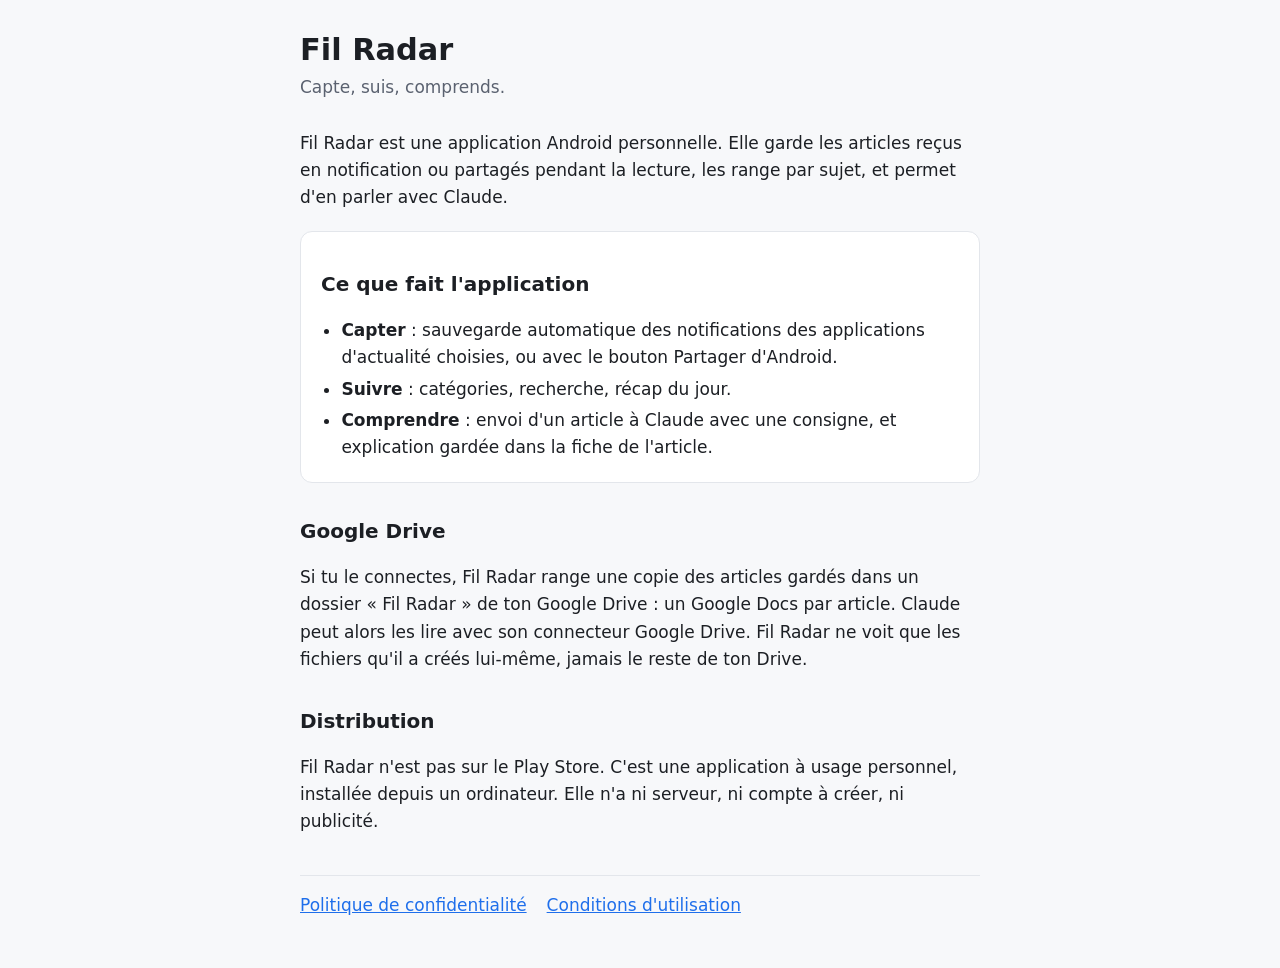
<file: index.html>
<!DOCTYPE html>
<html lang="fr">
<head>
  <meta charset="utf-8">
  <meta name="viewport" content="width=device-width, initial-scale=1">
  <title>Fil Radar</title>
  <meta name="description" content="Fil Radar, application Android personnelle : capte, suis, comprends.">
  <link rel="stylesheet" href="style.css">
</head>
<body>
<main>
  <header>
    <h1>Fil Radar</h1>
    <p class="slogan">Capte, suis, comprends.</p>
  </header>

  <p>Fil Radar est une application Android personnelle. Elle garde les articles reçus en notification
  ou partagés pendant la lecture, les range par sujet, et permet d'en parler avec Claude.</p>

  <div class="carte">
    <h2>Ce que fait l'application</h2>
    <ul>
      <li><strong>Capter</strong> : sauvegarde automatique des notifications des applications d'actualité
        choisies, ou avec le bouton Partager d'Android.</li>
      <li><strong>Suivre</strong> : catégories, recherche, récap du jour.</li>
      <li><strong>Comprendre</strong> : envoi d'un article à Claude avec une consigne, et explication gardée
        dans la fiche de l'article.</li>
    </ul>
  </div>

  <h2>Google Drive</h2>
  <p>Si tu le connectes, Fil Radar range une copie des articles gardés dans un dossier « Fil Radar » de
  ton Google Drive : un Google Docs par article. Claude peut alors les lire avec son connecteur
  Google Drive. Fil Radar ne voit que les fichiers qu'il a créés lui-même, jamais le reste de ton Drive.</p>

  <h2>Distribution</h2>
  <p>Fil Radar n'est pas sur le Play Store. C'est une application à usage personnel, installée depuis un
  ordinateur. Elle n'a ni serveur, ni compte à créer, ni publicité.</p>

  <nav>
    <a href="confidentialite.html">Politique de confidentialité</a>
    <a href="conditions.html">Conditions d'utilisation</a>
  </nav>
</main>
</body>
</html>
</file>
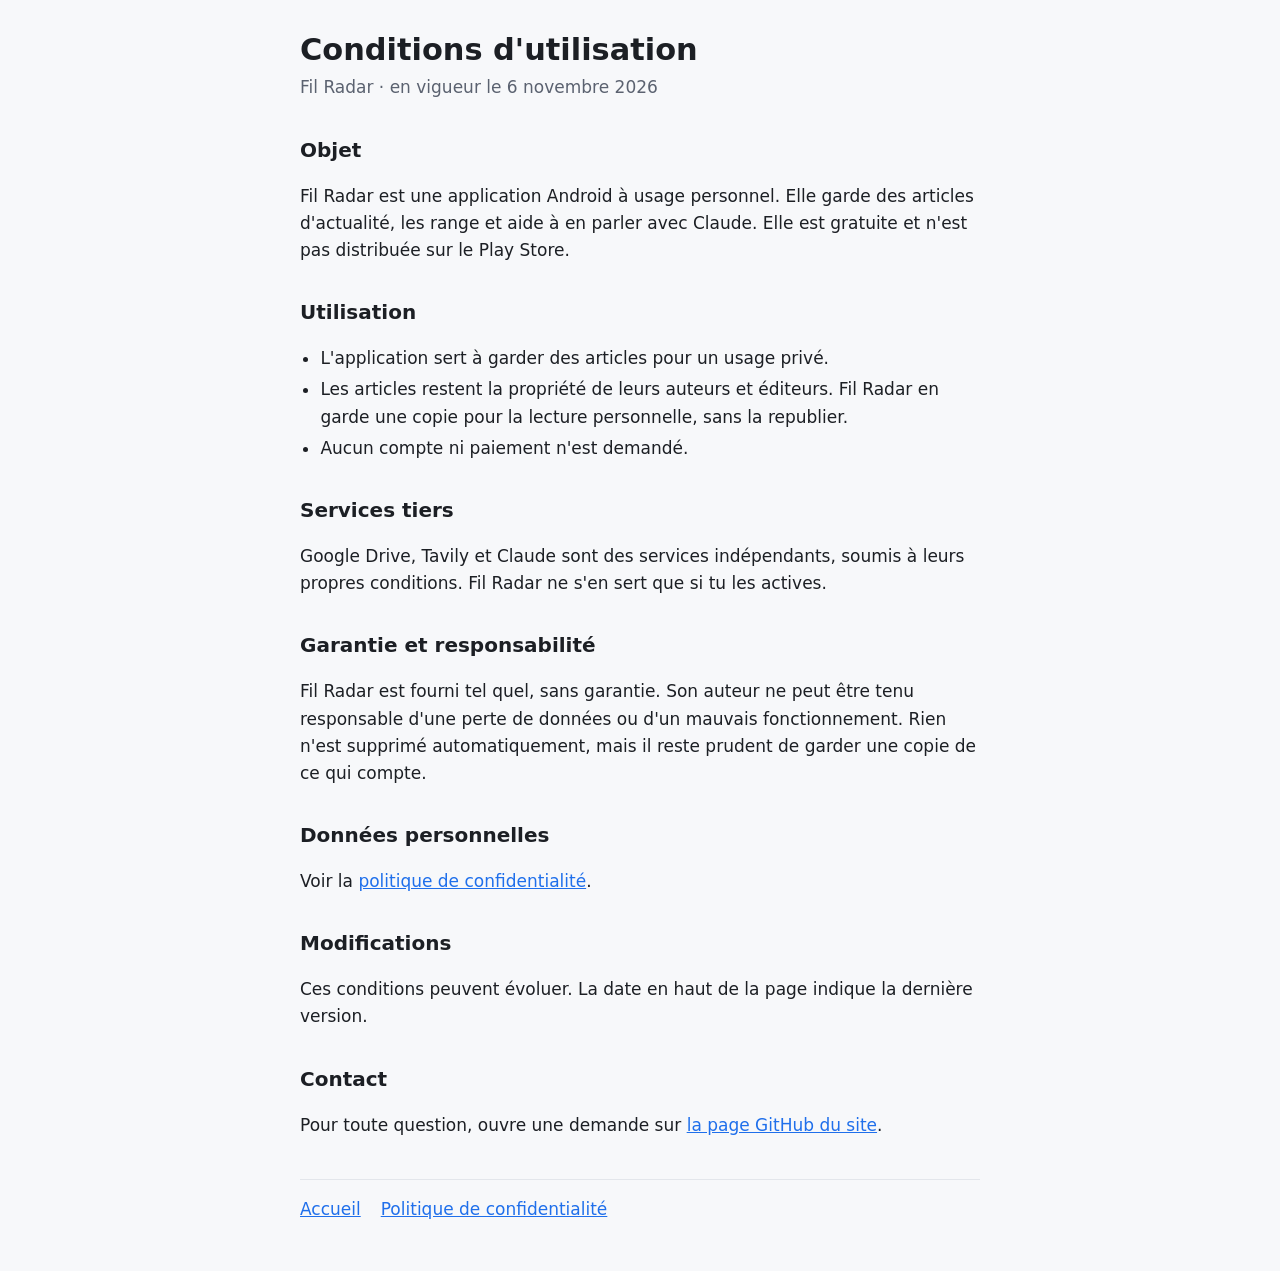
<file: conditions.html>
<!DOCTYPE html>
<html lang="fr">
<head>
  <meta charset="utf-8">
  <meta name="viewport" content="width=device-width, initial-scale=1">
  <title>Conditions d'utilisation — Fil Radar</title>
  <link rel="stylesheet" href="style.css">
</head>
<body>
<main>
  <header>
    <h1>Conditions d'utilisation</h1>
    <p class="date">Fil Radar · en vigueur le 6 novembre 2026</p>
  </header>

  <h2>Objet</h2>
  <p>Fil Radar est une application Android à usage personnel. Elle garde des articles d'actualité, les
  range et aide à en parler avec Claude. Elle est gratuite et n'est pas distribuée sur le Play Store.</p>

  <h2>Utilisation</h2>
  <ul>
    <li>L'application sert à garder des articles pour un usage privé.</li>
    <li>Les articles restent la propriété de leurs auteurs et éditeurs. Fil Radar en garde une copie pour
      la lecture personnelle, sans la republier.</li>
    <li>Aucun compte ni paiement n'est demandé.</li>
  </ul>

  <h2>Services tiers</h2>
  <p>Google Drive, Tavily et Claude sont des services indépendants, soumis à leurs propres conditions.
  Fil Radar ne s'en sert que si tu les actives.</p>

  <h2>Garantie et responsabilité</h2>
  <p>Fil Radar est fourni tel quel, sans garantie. Son auteur ne peut être tenu responsable d'une perte de
  données ou d'un mauvais fonctionnement. Rien n'est supprimé automatiquement, mais il reste prudent de
  garder une copie de ce qui compte.</p>

  <h2>Données personnelles</h2>
  <p>Voir la <a href="confidentialite.html">politique de confidentialité</a>.</p>

  <h2>Modifications</h2>
  <p>Ces conditions peuvent évoluer. La date en haut de la page indique la dernière version.</p>

  <h2>Contact</h2>
  <p>Pour toute question, ouvre une demande sur
  <a href="https://github.com/chipat-neko/fil-radar-site/issues">la page GitHub du site</a>.</p>

  <nav>
    <a href="./">Accueil</a>
    <a href="confidentialite.html">Politique de confidentialité</a>
  </nav>
</main>
</body>
</html>
</file>
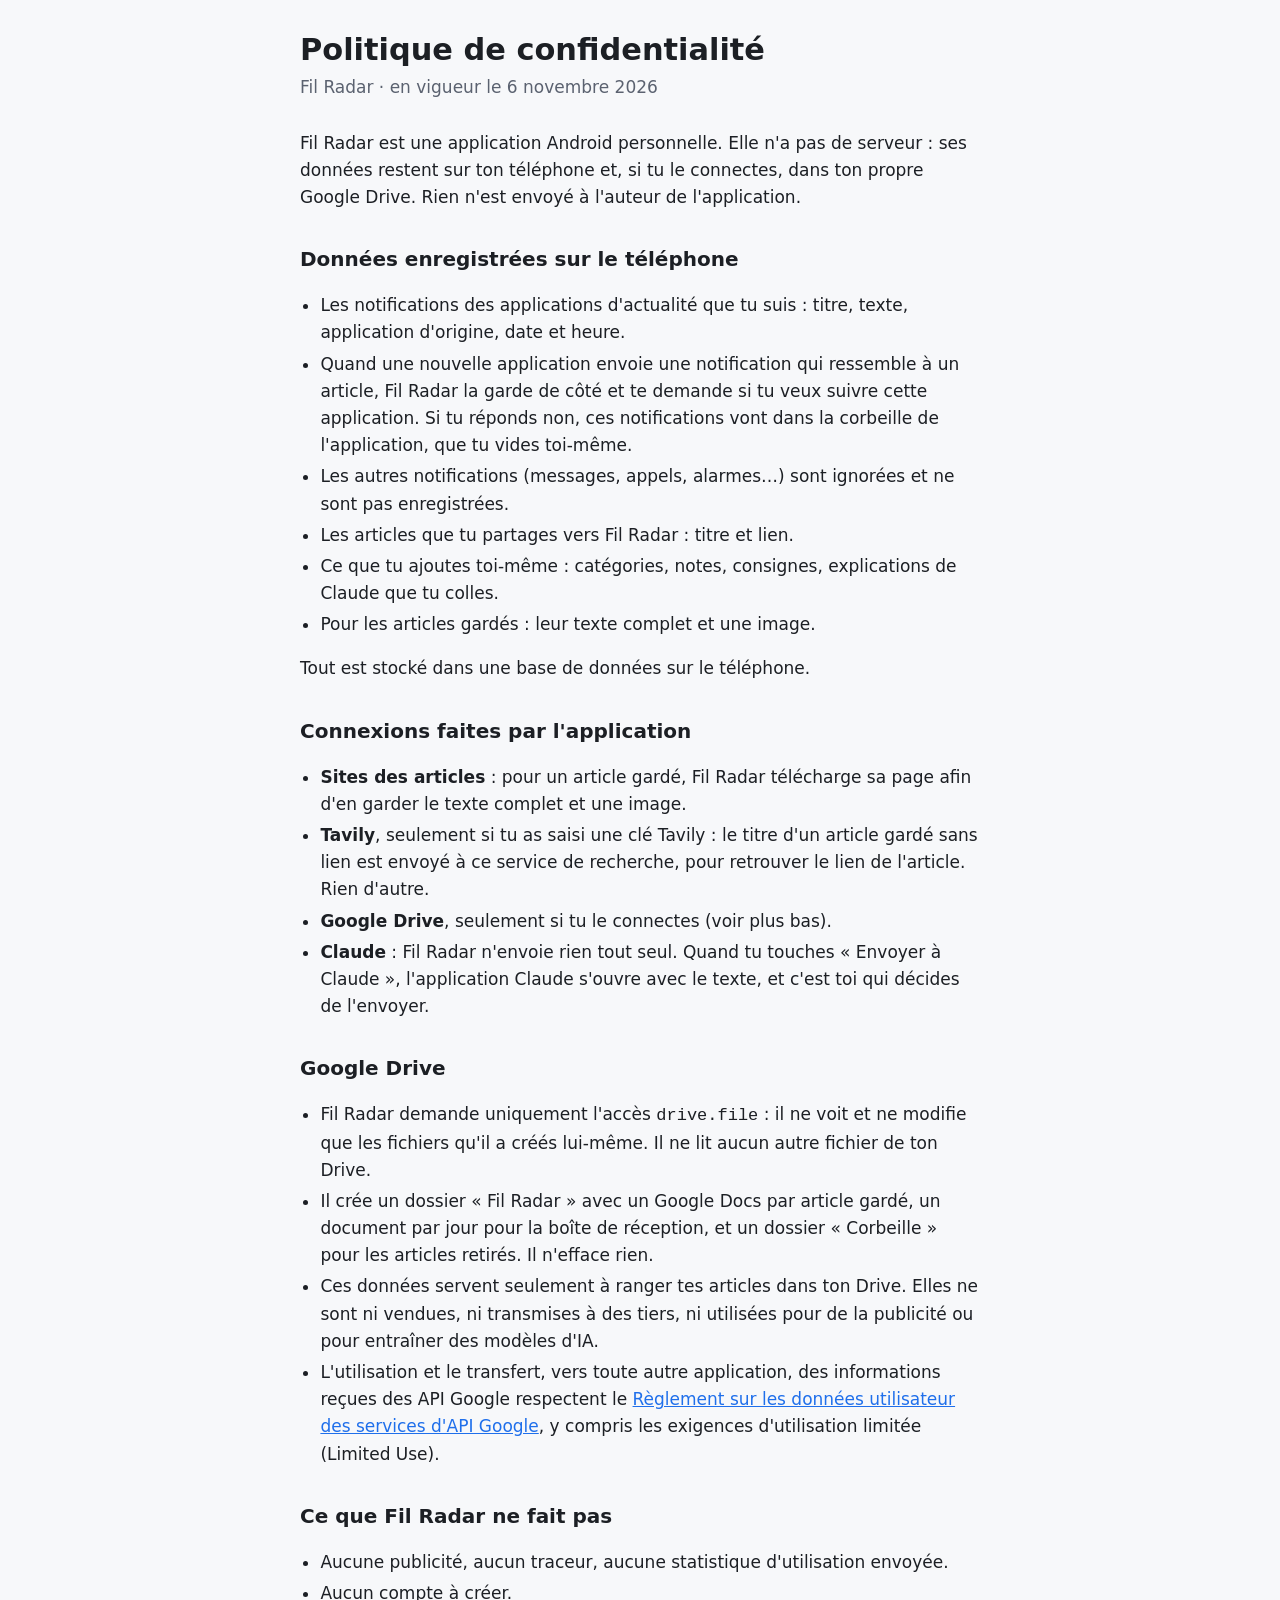
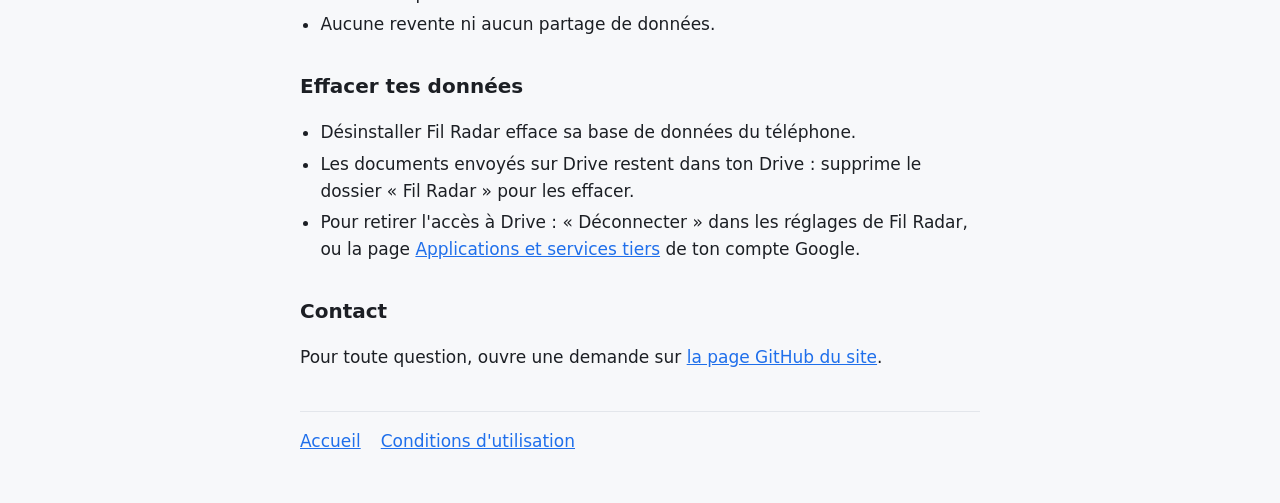
<file: confidentialite.html>
<!DOCTYPE html>
<html lang="fr">
<head>
  <meta charset="utf-8">
  <meta name="viewport" content="width=device-width, initial-scale=1">
  <title>Politique de confidentialité — Fil Radar</title>
  <link rel="stylesheet" href="style.css">
</head>
<body>
<main>
  <header>
    <h1>Politique de confidentialité</h1>
    <p class="date">Fil Radar · en vigueur le 6 novembre 2026</p>
  </header>

  <p>Fil Radar est une application Android personnelle. Elle n'a pas de serveur : ses données restent sur
  ton téléphone et, si tu le connectes, dans ton propre Google Drive. Rien n'est envoyé à l'auteur de
  l'application.</p>

  <h2>Données enregistrées sur le téléphone</h2>
  <ul>
    <li>Les notifications des applications d'actualité que tu suis : titre, texte, application
      d'origine, date et heure.</li>
    <li>Quand une nouvelle application envoie une notification qui ressemble à un article, Fil Radar la
      garde de côté et te demande si tu veux suivre cette application. Si tu réponds non, ces
      notifications vont dans la corbeille de l'application, que tu vides toi-même.</li>
    <li>Les autres notifications (messages, appels, alarmes…) sont ignorées et ne sont pas enregistrées.</li>
    <li>Les articles que tu partages vers Fil Radar : titre et lien.</li>
    <li>Ce que tu ajoutes toi-même : catégories, notes, consignes, explications de Claude que tu colles.</li>
    <li>Pour les articles gardés : leur texte complet et une image.</li>
  </ul>
  <p>Tout est stocké dans une base de données sur le téléphone.</p>

  <h2>Connexions faites par l'application</h2>
  <ul>
    <li><strong>Sites des articles</strong> : pour un article gardé, Fil Radar télécharge sa page afin d'en
      garder le texte complet et une image.</li>
    <li><strong>Tavily</strong>, seulement si tu as saisi une clé Tavily : le titre d'un article gardé sans
      lien est envoyé à ce service de recherche, pour retrouver le lien de l'article. Rien d'autre.</li>
    <li><strong>Google Drive</strong>, seulement si tu le connectes (voir plus bas).</li>
    <li><strong>Claude</strong> : Fil Radar n'envoie rien tout seul. Quand tu touches « Envoyer à
      Claude », l'application Claude s'ouvre avec le texte, et c'est toi qui décides de l'envoyer.</li>
  </ul>

  <h2>Google Drive</h2>
  <ul>
    <li>Fil Radar demande uniquement l'accès <code>drive.file</code> : il ne voit et ne modifie que les
      fichiers qu'il a créés lui-même. Il ne lit aucun autre fichier de ton Drive.</li>
    <li>Il crée un dossier « Fil Radar » avec un Google Docs par article gardé, un document par jour pour
      la boîte de réception, et un dossier « Corbeille » pour les articles retirés. Il n'efface rien.</li>
    <li>Ces données servent seulement à ranger tes articles dans ton Drive. Elles ne sont ni vendues, ni
      transmises à des tiers, ni utilisées pour de la publicité ou pour entraîner des modèles d'IA.</li>
    <li>L'utilisation et le transfert, vers toute autre application, des informations reçues des API
      Google respectent le
      <a href="https://developers.google.com/terms/api-services-user-data-policy">Règlement sur les
      données utilisateur des services d'API Google</a>, y compris les exigences d'utilisation limitée
      (Limited Use).</li>
  </ul>

  <h2>Ce que Fil Radar ne fait pas</h2>
  <ul>
    <li>Aucune publicité, aucun traceur, aucune statistique d'utilisation envoyée.</li>
    <li>Aucun compte à créer.</li>
    <li>Aucune revente ni aucun partage de données.</li>
  </ul>

  <h2>Effacer tes données</h2>
  <ul>
    <li>Désinstaller Fil Radar efface sa base de données du téléphone.</li>
    <li>Les documents envoyés sur Drive restent dans ton Drive : supprime le dossier « Fil Radar » pour les
      effacer.</li>
    <li>Pour retirer l'accès à Drive : « Déconnecter » dans les réglages de Fil Radar, ou la page
      <a href="https://myaccount.google.com/connections">Applications et services tiers</a> de ton
      compte Google.</li>
  </ul>

  <h2>Contact</h2>
  <p>Pour toute question, ouvre une demande sur
  <a href="https://github.com/chipat-neko/fil-radar-site/issues">la page GitHub du site</a>.</p>

  <nav>
    <a href="./">Accueil</a>
    <a href="conditions.html">Conditions d'utilisation</a>
  </nav>
</main>
</body>
</html>
</file>
<file: style.css>
:root {
  --fond: #f7f8fa;
  --texte: #1c1f24;
  --doux: #5b6270;
  --accent: #1f6feb;
  --carte: #ffffff;
  --bord: #e3e6eb;
}

@media (prefers-color-scheme: dark) {
  :root {
    --fond: #111418;
    --texte: #e8eaee;
    --doux: #a2a9b6;
    --accent: #6ea8ff;
    --carte: #1a1e24;
    --bord: #2a3038;
  }
}

* { box-sizing: border-box; }

body {
  margin: 0;
  background: var(--fond);
  color: var(--texte);
  font: 17px/1.6 system-ui, -apple-system, "Segoe UI", Roboto, sans-serif;
}

main {
  max-width: 720px;
  margin: 0 auto;
  padding: 32px 20px 48px;
}

header { margin-bottom: 28px; }

h1 { font-size: 1.9rem; line-height: 1.2; margin: 0 0 6px; }
h2 { font-size: 1.25rem; margin: 32px 0 8px; }

.slogan, .date { color: var(--doux); margin: 0; }

a { color: var(--accent); }

.carte {
  background: var(--carte);
  border: 1px solid var(--bord);
  border-radius: 12px;
  padding: 4px 20px;
  margin: 20px 0;
}

ul { padding-left: 1.2em; }
li { margin: 4px 0; }

nav {
  margin-top: 40px;
  padding-top: 16px;
  border-top: 1px solid var(--bord);
  display: flex;
  flex-wrap: wrap;
  gap: 8px 20px;
}
</file>
